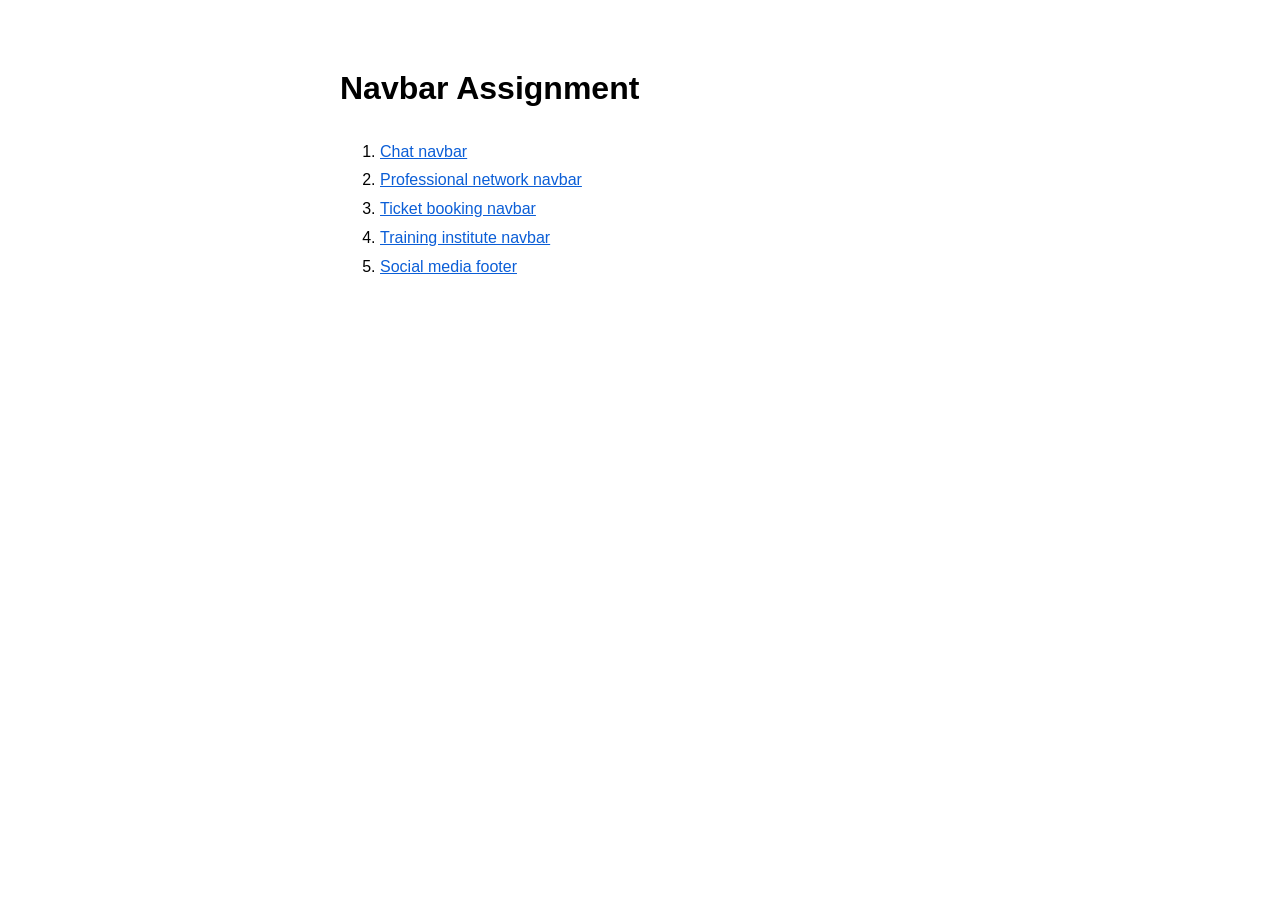
<file: Navbar/index.html>
<!DOCTYPE html>
<html lang="en">
<head>
  <meta charset="UTF-8">
  <meta name="viewport" content="width=device-width, initial-scale=1.0">
  <title>Navbar Assignment</title>
  <style>
    body {
      font-family: Arial, Helvetica, sans-serif;
      max-width: 600px;
      margin: 60px auto;
      padding: 0 20px;
      line-height: 1.8;
    }
    h1 { margin-bottom: 20px; }
    a { color: #0b5ed7; }
  </style>
</head>
<body>
  <h1>Navbar Assignment</h1>
  <ol>
    <li><a href="1-chat-navbar.html">Chat navbar</a></li>
    <li><a href="2-network-navbar.html">Professional network navbar</a></li>
    <li><a href="3-ticket-navbar.html">Ticket booking navbar</a></li>
    <li><a href="4-institute-navbar.html">Training institute navbar</a></li>
    <li><a href="5-social-footer.html">Social media footer</a></li>
  </ol>
</body>
</html>
</file>
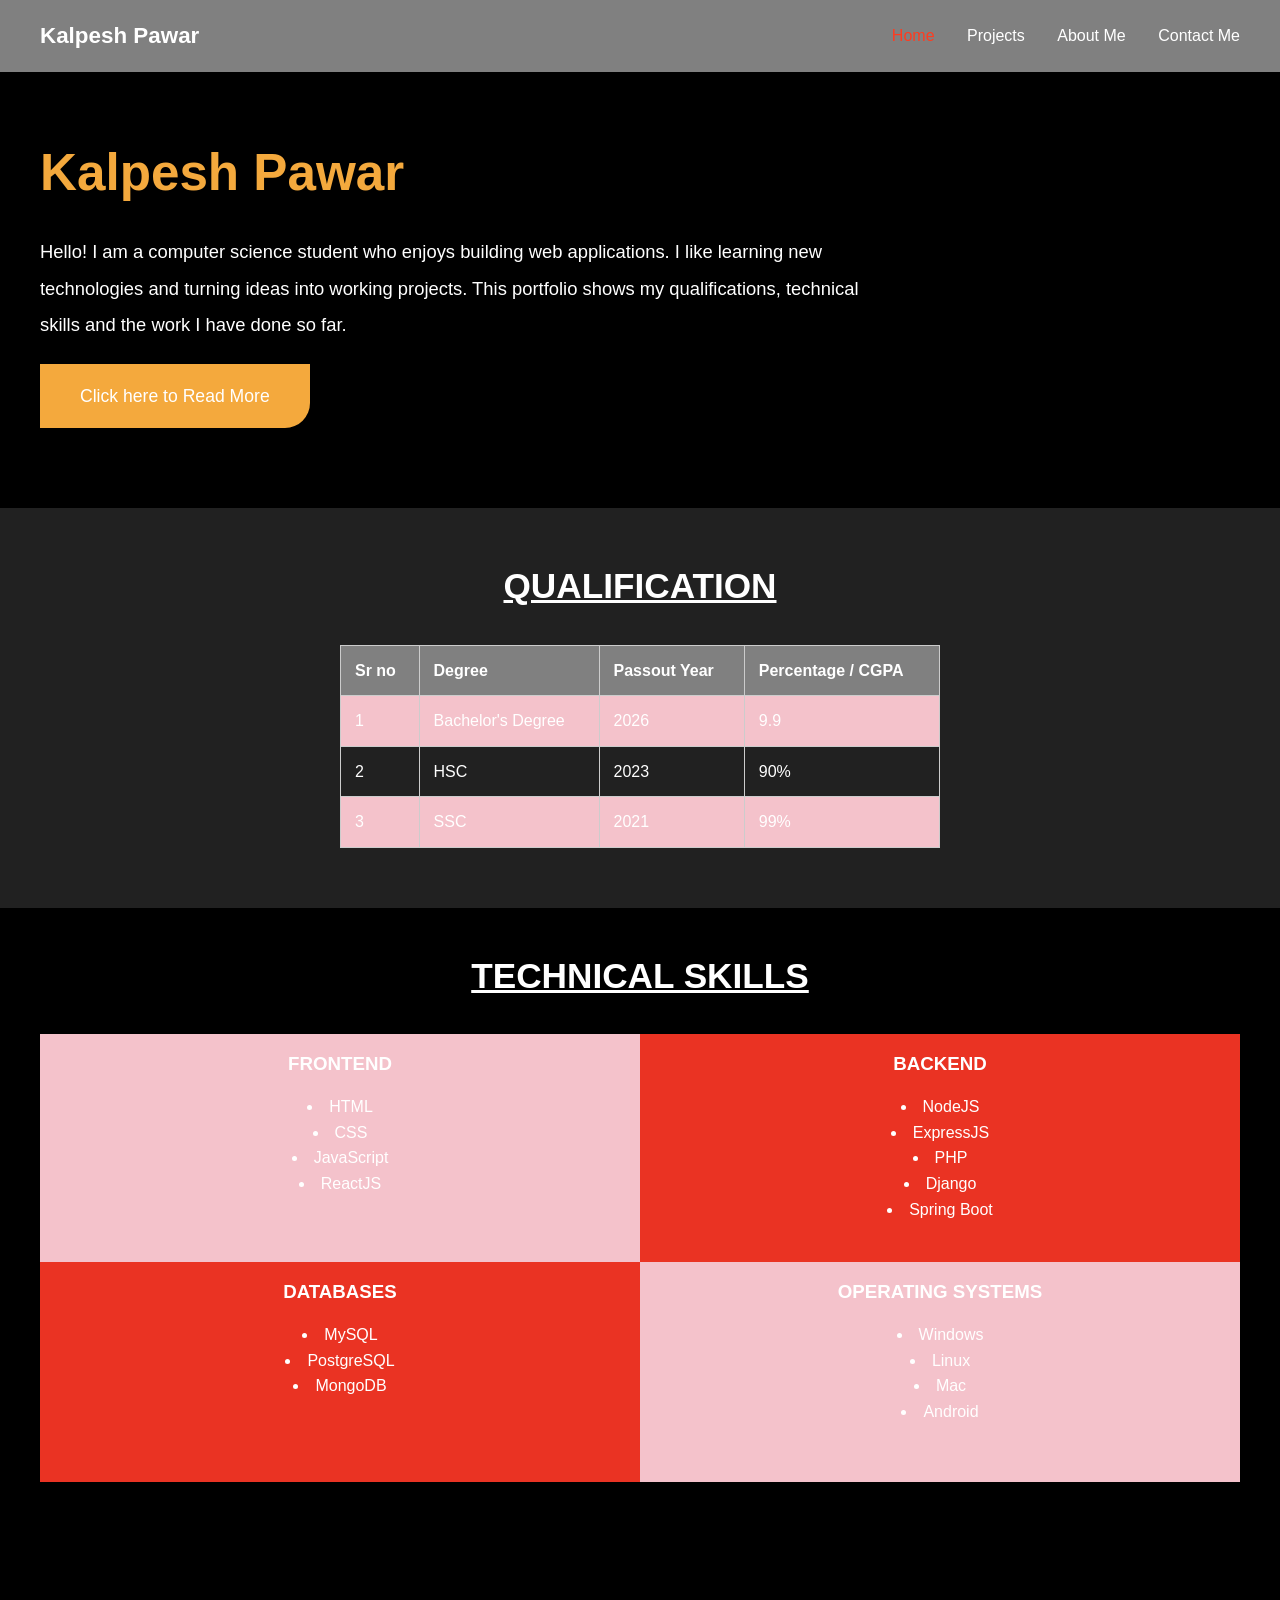
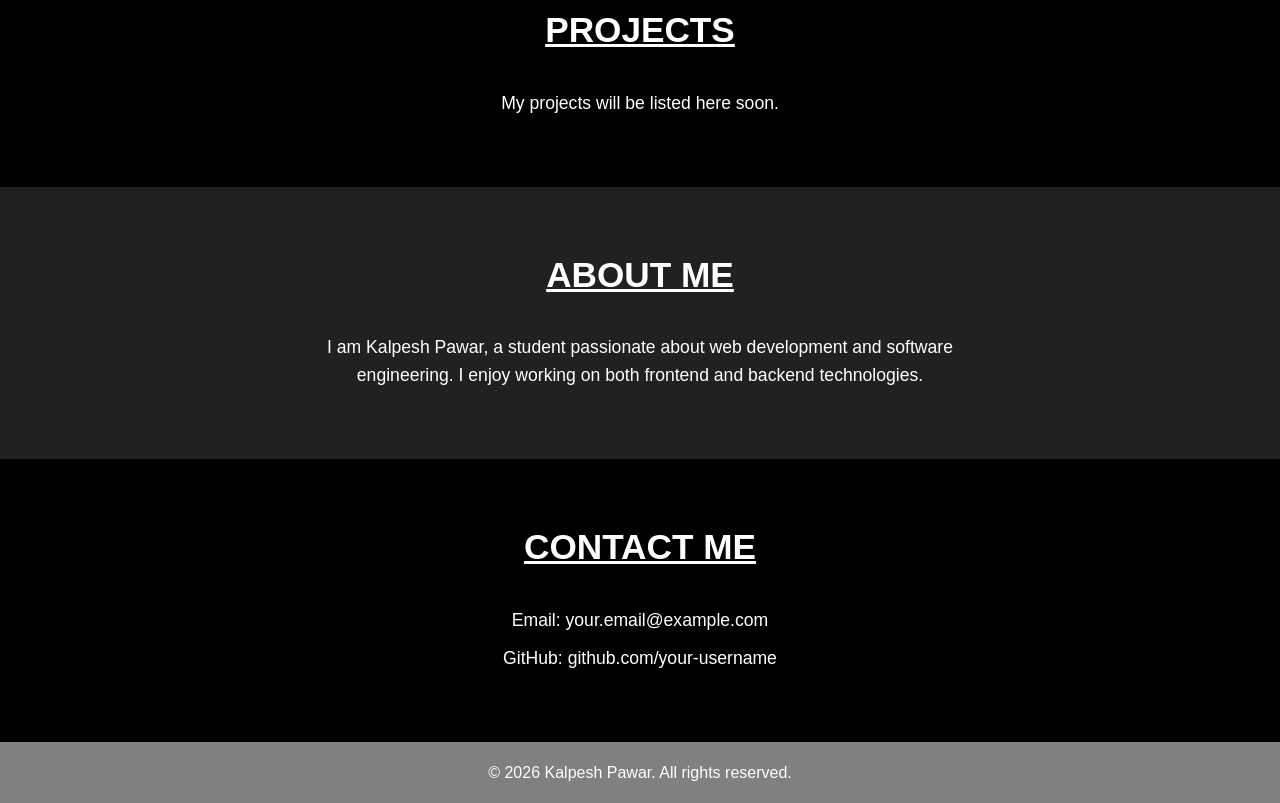
<file: portfolio/index.html>
<!DOCTYPE html>
<html lang="en">
<head>
  <meta charset="UTF-8">
  <meta name="viewport" content="width=device-width, initial-scale=1.0">
  <title>Kalpesh Pawar | Portfolio</title>
  <link rel="stylesheet" href="style.css">
</head>
<body>

  <!-- Navigation -->
  <header class="navbar">
    <div class="logo">Kalpesh Pawar</div>
    <nav>
      <a href="#home" class="active">Home</a>
      <a href="#projects">Projects</a>
      <a href="#about">About Me</a>
      <a href="#contact">Contact Me</a>
    </nav>
  </header>

  <!-- Home / Hero -->
  <section id="home" class="hero">
    <h1>Kalpesh Pawar</h1>
    <p>
      Hello! I am a computer science student who enjoys building web
      applications. I like learning new technologies and turning ideas into
      working projects. This portfolio shows my qualifications, technical
      skills and the work I have done so far.
    </p>
    <a href="#about" class="btn">Click here to Read More</a>
  </section>

  <!-- Qualification -->
  <section id="qualification" class="qualification">
    <h2>QUALIFICATION</h2>
    <table>
      <thead>
        <tr>
          <th>Sr no</th>
          <th>Degree</th>
          <th>Passout Year</th>
          <th>Percentage / CGPA</th>
        </tr>
      </thead>
      <tbody>
        <tr>
          <td>1</td>
          <td>Bachelor's Degree</td>
          <td>2026</td>
          <td>9.9</td>
        </tr>
        <tr>
          <td>2</td>
          <td>HSC</td>
          <td>2023</td>
          <td>90%</td>
        </tr>
        <tr>
          <td>3</td>
          <td>SSC</td>
          <td>2021</td>
          <td>99%</td>
        </tr>
      </tbody>
    </table>
  </section>

  <!-- Technical Skills -->
  <section id="skills" class="skills">
    <h2>TECHNICAL SKILLS</h2>
    <div class="skills-grid">
      <div class="skill-box light">
        <h3>FRONTEND</h3>
        <ul>
          <li>HTML</li>
          <li>CSS</li>
          <li>JavaScript</li>
          <li>ReactJS</li>
        </ul>
      </div>
      <div class="skill-box dark">
        <h3>BACKEND</h3>
        <ul>
          <li>NodeJS</li>
          <li>ExpressJS</li>
          <li>PHP</li>
          <li>Django</li>
          <li>Spring Boot</li>
        </ul>
      </div>
      <div class="skill-box dark">
        <h3>DATABASES</h3>
        <ul>
          <li>MySQL</li>
          <li>PostgreSQL</li>
          <li>MongoDB</li>
        </ul>
      </div>
      <div class="skill-box light">
        <h3>OPERATING SYSTEMS</h3>
        <ul>
          <li>Windows</li>
          <li>Linux</li>
          <li>Mac</li>
          <li>Android</li>
        </ul>
      </div>
    </div>
  </section>

  <!-- Projects -->
  <section id="projects" class="simple-section">
    <h2>PROJECTS</h2>
    <p>My projects will be listed here soon.</p>
  </section>

  <!-- About Me -->
  <section id="about" class="simple-section alt">
    <h2>ABOUT ME</h2>
    <p>
      I am Kalpesh Pawar, a student passionate about web development and
      software engineering. I enjoy working on both frontend and backend
      technologies.
    </p>
  </section>

  <!-- Contact -->
  <section id="contact" class="simple-section">
    <h2>CONTACT ME</h2>
    <p>Email: your.email@example.com</p>
    <p>GitHub: github.com/your-username</p>
  </section>

  <footer>
    <p>&copy; 2026 Kalpesh Pawar. All rights reserved.</p>
  </footer>

</body>
</html>
</file>
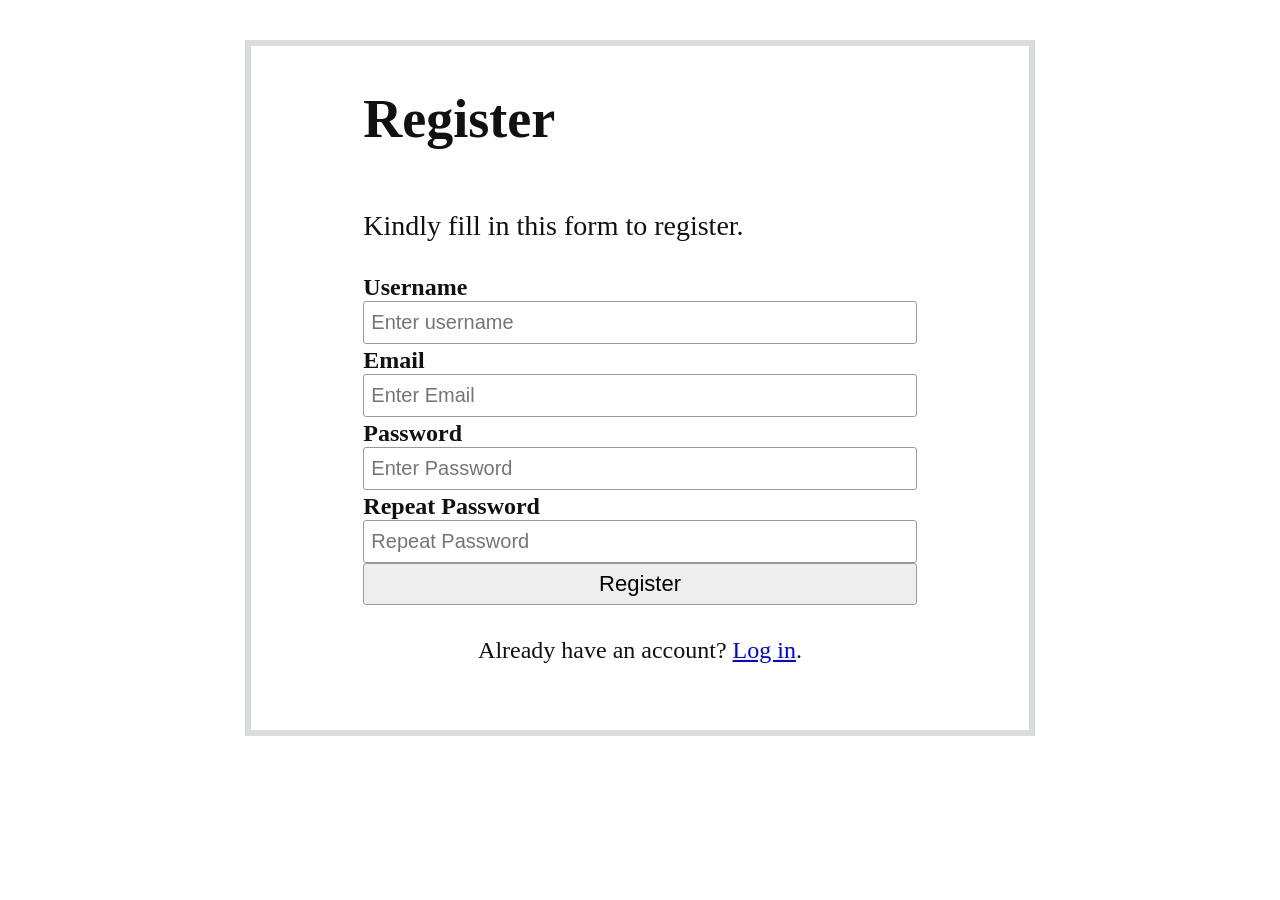
<file: assignment1.html>
<!DOCTYPE html>
<html lang="en">
<head>
  <meta charset="UTF-8">
  <meta name="viewport" content="width=device-width, initial-scale=1.0">
  <title>Assignment 1 - Register</title>
  <link rel="stylesheet" href="assignment1.css">
</head>
<body>
  <main class="register-card">
    <h1>Register</h1>
    <p class="intro">Kindly fill in this form to register.</p>
    <form onsubmit="event.preventDefault(); alert('Registration submitted!');">
      <label for="username">Username</label>
      <input id="username" name="username" type="text" placeholder="Enter username" required>
      <label for="email">Email</label>
      <input id="email" name="email" type="email" placeholder="Enter Email" required>
      <label for="password">Password</label>
      <input id="password" name="password" type="password" placeholder="Enter Password" required>
      <label for="repeat-password">Repeat Password</label>
      <input id="repeat-password" name="repeat-password" type="password" placeholder="Repeat Password" required>
      <button type="submit">Register</button>
    </form>
    <p class="login-note">Already have an account? <a href="#">Log in</a>.</p>
  </main>
</body>
</html>
</file>
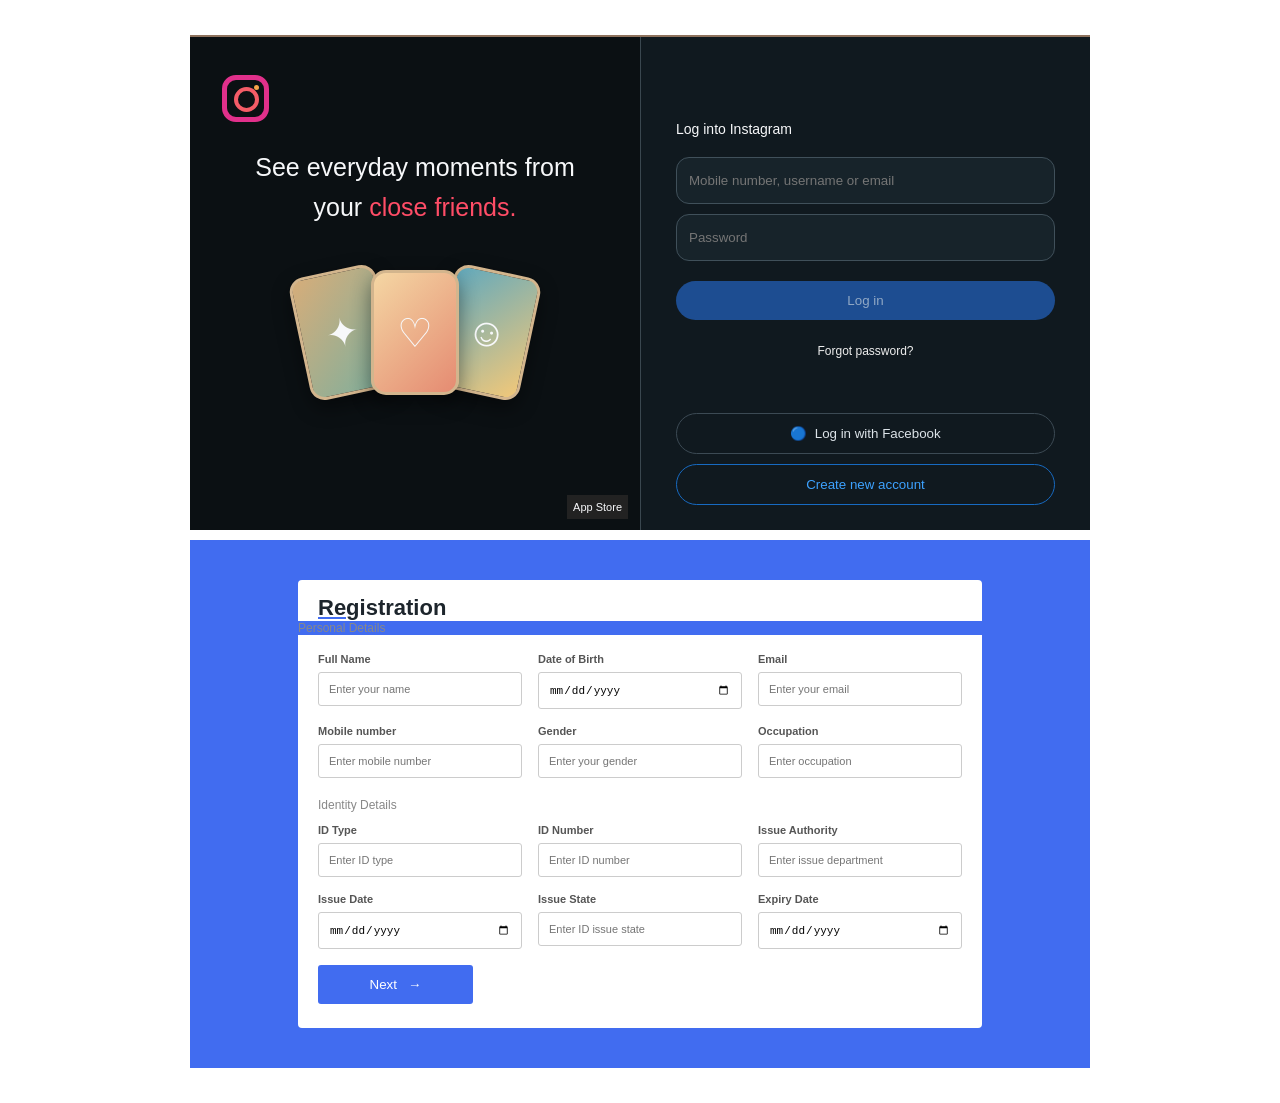
<file: assignment2.html>
<!DOCTYPE html>
<html lang="en">
<head>
  <meta charset="UTF-8">
  <meta name="viewport" content="width=device-width, initial-scale=1.0">
  <title>Assignment 2 - Login and Registration</title>
  <link rel="stylesheet" href="assignment2.css">
</head>
<body>
  <main class="page">
    <section class="instagram">
      <div class="promo">
        <div class="insta-logo" aria-label="Instagram logo"><span></span></div>
        <h2>See everyday moments from<br>your <em>close friends.</em></h2>
        <div class="photo-stack" aria-hidden="true">
          <div class="photo p1">✦</div><div class="photo p2">♡</div><div class="photo p3">☺</div>
        </div>
        <p class="app-store">App Store</p>
      </div>
      <div class="login-panel">
        <h3>Log into Instagram</h3>
        <form onsubmit="event.preventDefault(); alert('Login form submitted!');">
          <input type="text" placeholder="Mobile number, username or email" aria-label="Username or email" required>
          <input type="password" placeholder="Password" aria-label="Password" required>
          <button class="login-btn" type="submit">Log in</button>
        </form>
        <a class="forgot" href="#">Forgot password?</a>
        <button class="facebook" type="button">🔵 &nbsp;Log in with Facebook</button>
        <button class="create" type="button">Create new account</button>
      </div>
    </section>

    <section class="details-card">
      <h2><span>Reg</span>istration</h2>
      <p class="section-label">Personal Details</p>
      <form class="details-grid" onsubmit="event.preventDefault(); alert('Details saved!');">
        <label>Full Name<input type="text" placeholder="Enter your name" required></label>
        <label>Date of Birth<input type="date" required></label>
        <label>Email<input type="email" placeholder="Enter your email" required></label>
        <label>Mobile number<input type="tel" placeholder="Enter mobile number" required></label>
        <label>Gender<input type="text" placeholder="Enter your gender"></label>
        <label>Occupation<input type="text" placeholder="Enter occupation"></label>
        <p class="section-label full">Identity Details</p>
        <label>ID Type<input type="text" placeholder="Enter ID type"></label>
        <label>ID Number<input type="text" placeholder="Enter ID number"></label>
        <label>Issue Authority<input type="text" placeholder="Enter issue department"></label>
        <label>Issue Date<input type="date"></label>
        <label>Issue State<input type="text" placeholder="Enter ID issue state"></label>
        <label>Expiry Date<input type="date"></label>
        <button class="next full" type="submit">Next &nbsp; →</button>
      </form>
    </section>
  </main>
</body>
</html>
</file>
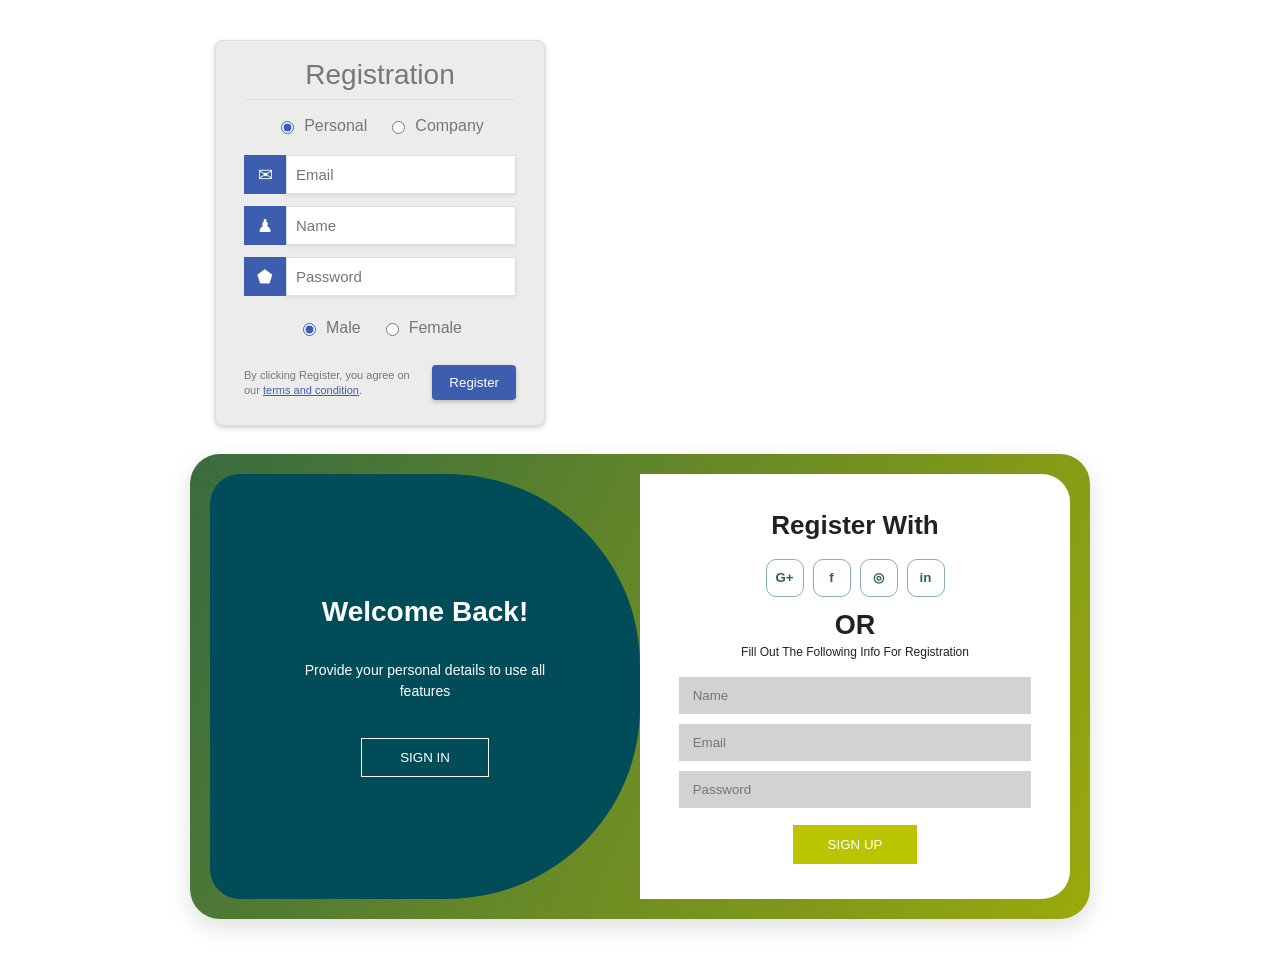
<file: assignment3.html>
<!DOCTYPE html>
<html lang="en">
<head>
  <meta charset="UTF-8">
  <meta name="viewport" content="width=device-width, initial-scale=1.0">
  <title>Assignment 3 - Registration Designs</title>
  <link rel="stylesheet" href="assignment3.css">
</head>
<body>
  <main class="page">
    <section class="compact-card">
      <h1>Registration</h1>
      <div class="rule"></div>
      <div class="choice"><label><input type="radio" name="type" checked> Personal</label><label><input type="radio" name="type"> Company</label></div>
      <form onsubmit="event.preventDefault(); alert('Registered successfully!');">
        <div class="input-row"><span>✉</span><input type="email" placeholder="Email" required></div>
        <div class="input-row"><span>♟</span><input type="text" placeholder="Name" required></div>
        <div class="input-row"><span>⬟</span><input type="password" placeholder="Password" required></div>
        <div class="choice gender"><label><input type="radio" name="gender" checked> Male</label><label><input type="radio" name="gender"> Female</label></div>
        <div class="bottom-row"><small>By clicking Register, you agree on our <a href="#">terms and condition</a>.</small><button type="submit">Register</button></div>
      </form>
    </section>

    <section class="split-card">
      <div class="welcome">
        <h2>Welcome Back!</h2>
        <p>Provide your personal details to use all features</p>
        <button type="button" class="sign-in">SIGN IN</button>
      </div>
      <div class="signup">
        <h2>Register With</h2>
        <div class="socials"><button type="button">G+</button><button type="button">f</button><button type="button">◎</button><button type="button">in</button></div>
        <h3>OR</h3>
        <p>Fill Out The Following Info For Registration</p>
        <form onsubmit="event.preventDefault(); alert('Sign up submitted!');">
          <input type="text" placeholder="Name" required>
          <input type="email" placeholder="Email" required>
          <input type="password" placeholder="Password" required>
          <button class="sign-up" type="submit">SIGN UP</button>
        </form>
      </div>
    </section>
  </main>
</body>
</html>
</file>
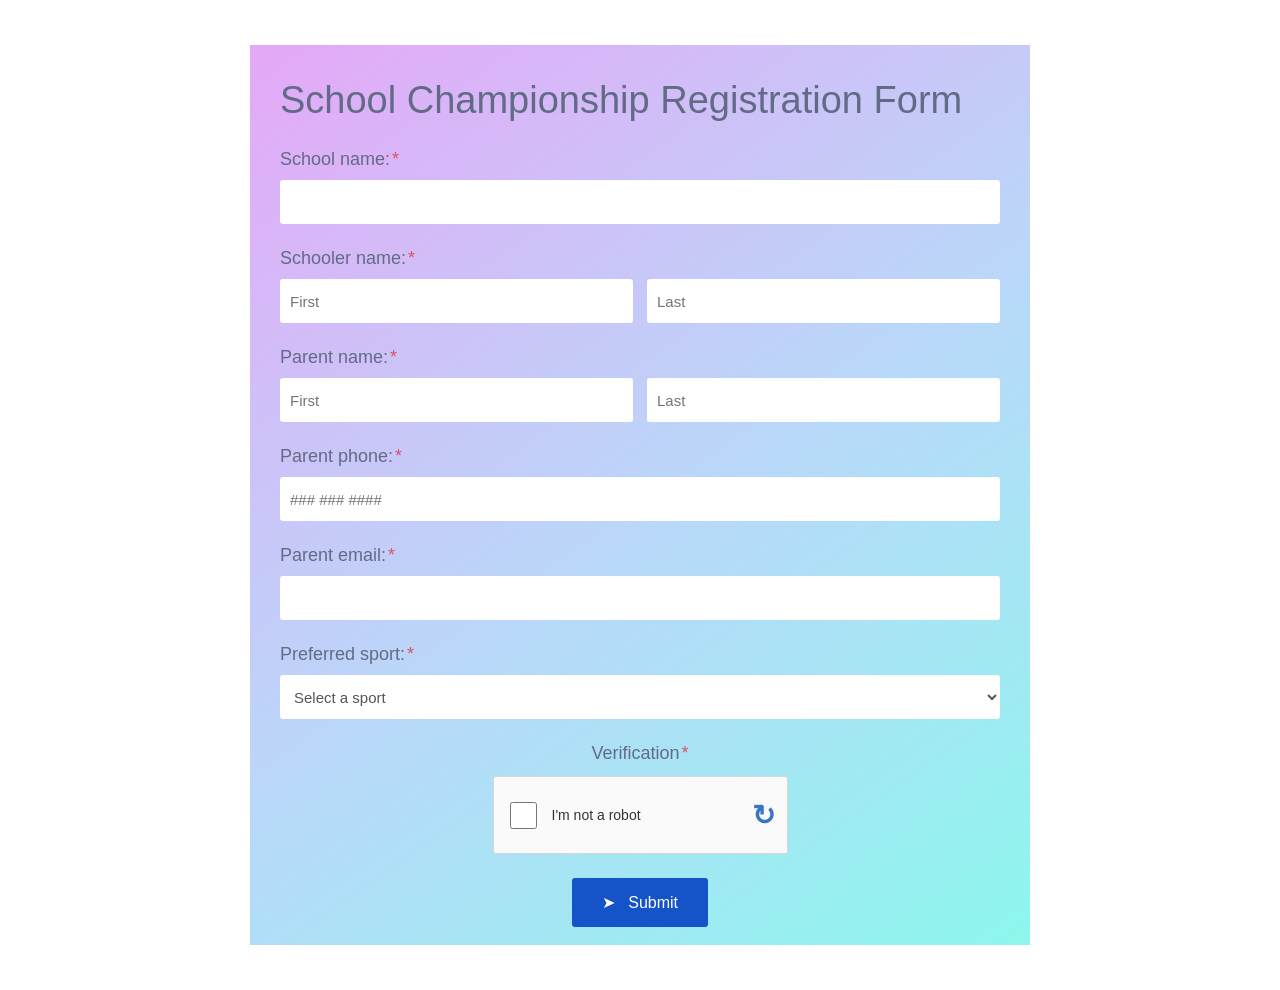
<file: assignment4.html>
<!DOCTYPE html>
<html lang="en">
<head>
  <meta charset="UTF-8">
  <meta name="viewport" content="width=device-width, initial-scale=1.0">
  <title>Assignment 4 - School Championship</title>
  <link rel="stylesheet" href="assignment4.css">
</head>
<body>
  <main class="championship">
    <h1>School Championship Registration Form</h1>
    <form onsubmit="event.preventDefault(); alert('Championship registration submitted!');">
      <label>School name:<span>*</span><input type="text" required></label>
      <label>Schooler name:<span>*</span>
        <div class="two-cols"><input type="text" placeholder="First" aria-label="Student first name" required><input type="text" placeholder="Last" aria-label="Student last name" required></div>
      </label>
      <label>Parent name:<span>*</span>
        <div class="two-cols"><input type="text" placeholder="First" aria-label="Parent first name" required><input type="text" placeholder="Last" aria-label="Parent last name" required></div>
      </label>
      <label>Parent phone:<span>*</span><input type="tel" placeholder="### ### ####" required></label>
      <label>Parent email:<span>*</span><input type="email" required></label>
      <label>Preferred sport:<span>*</span>
        <select required>
          <option value="">Select a sport</option><option>Football</option><option>Basketball</option><option>Cricket</option><option>Badminton</option><option>Athletics</option><option>Volleyball</option>
        </select>
      </label>
      <div class="verification"><p>Verification<span>*</span></p><label class="robot"><input type="checkbox" required> I'm not a robot <strong>↻</strong></label></div>
      <button type="submit">➤ &nbsp; Submit</button>
    </form>
  </main>
</body>
</html>
</file>
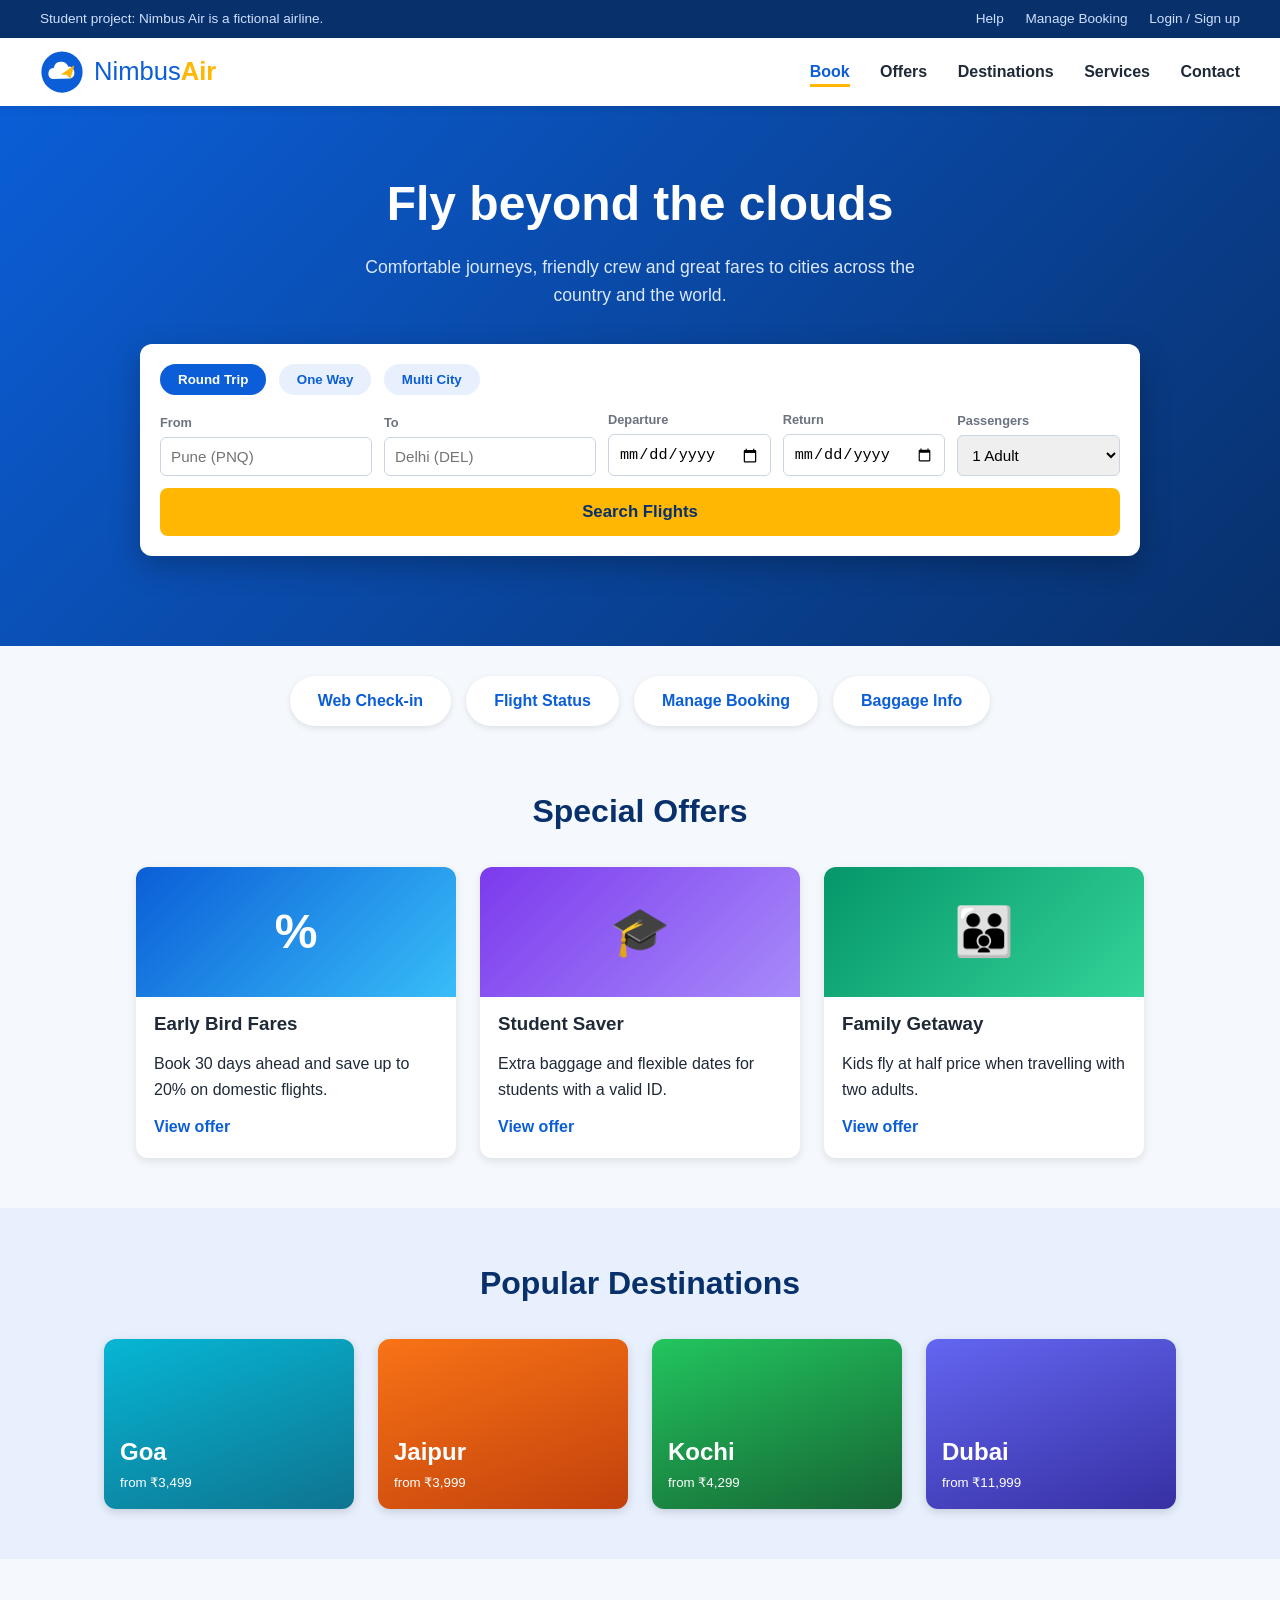
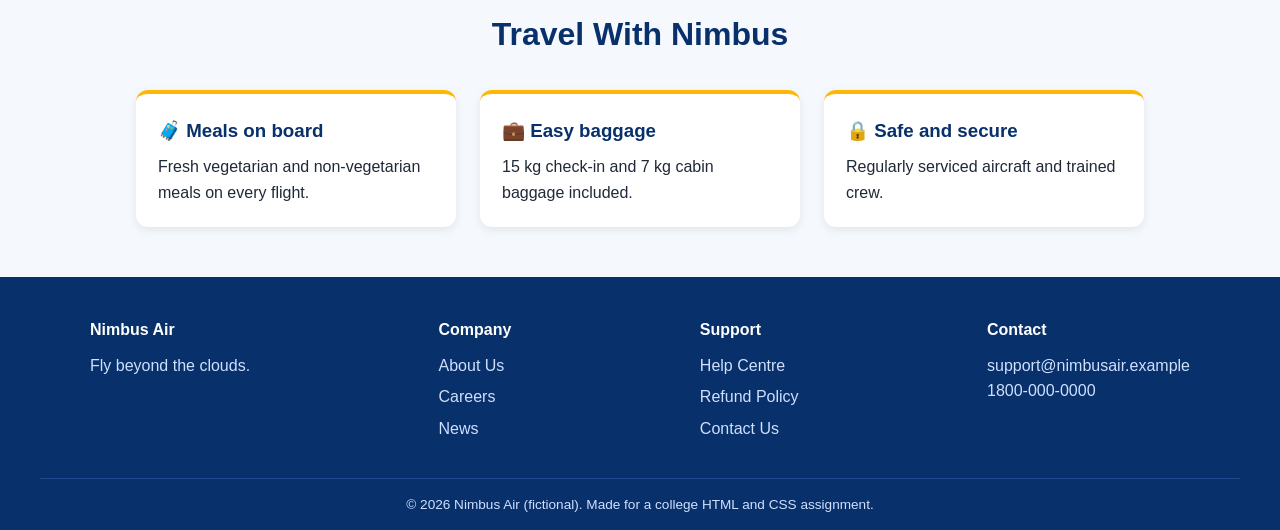
<file: airindia clone/index (1).html>
<!DOCTYPE html>
<html lang="en">
<head>
  <meta charset="UTF-8">
  <meta name="viewport" content="width=device-width, initial-scale=1.0">
  <title>Nimbus Air | Fly Beyond the Clouds</title>
  <link rel="stylesheet" href="style.css">
</head>
<body>

  <!-- Top strip -->
  <div class="top-strip">
    <span>Student project: Nimbus Air is a fictional airline.</span>
    <div>
      <a href="#">Help</a>
      <a href="#">Manage Booking</a>
      <a href="#">Login / Sign up</a>
    </div>
  </div>

  <!-- Navbar -->
  <header class="navbar">
    <a href="#" class="brand">
      <!-- Simple original logo: cloud + paper plane -->
      <svg class="logo" viewBox="0 0 64 64" xmlns="http://www.w3.org/2000/svg" aria-hidden="true">
        <circle cx="32" cy="32" r="30" fill="#0b5ed7"/>
        <path d="M18 42a8 8 0 0 1 2-15.7A11 11 0 0 1 41 24a9 9 0 0 1 3 17.5z" fill="#ffffff"/>
        <path d="M30 36l20-14-6 20-5-6z" fill="#ffb703"/>
      </svg>
      <span>Nimbus<strong>Air</strong></span>
    </a>
    <nav>
      <a href="#book" class="active">Book</a>
      <a href="#offers">Offers</a>
      <a href="#destinations">Destinations</a>
      <a href="#services">Services</a>
      <a href="#contact">Contact</a>
    </nav>
  </header>

  <!-- Hero + booking box -->
  <section class="hero" id="book">
    <div class="hero-text">
      <h1>Fly beyond the clouds</h1>
      <p>Comfortable journeys, friendly crew and great fares to cities across the country and the world.</p>
    </div>

    <form class="booking" onsubmit="return false;">
      <div class="tabs">
        <button type="button" class="tab active">Round Trip</button>
        <button type="button" class="tab">One Way</button>
        <button type="button" class="tab">Multi City</button>
      </div>

      <div class="fields">
        <label>From
          <input type="text" placeholder="Pune (PNQ)">
        </label>
        <label>To
          <input type="text" placeholder="Delhi (DEL)">
        </label>
        <label>Departure
          <input type="date">
        </label>
        <label>Return
          <input type="date">
        </label>
        <label>Passengers
          <select>
            <option>1 Adult</option>
            <option>2 Adults</option>
            <option>2 Adults, 1 Child</option>
            <option>3 Adults</option>
          </select>
        </label>
        <button type="submit" class="search-btn">Search Flights</button>
      </div>
    </form>
  </section>

  <!-- Quick links -->
  <section class="quick">
    <a href="#">Web Check-in</a>
    <a href="#">Flight Status</a>
    <a href="#">Manage Booking</a>
    <a href="#">Baggage Info</a>
  </section>

  <!-- Offers -->
  <section id="offers" class="section">
    <h2>Special Offers</h2>
    <div class="cards">
      <div class="card">
        <div class="card-img c1">%</div>
        <h3>Early Bird Fares</h3>
        <p>Book 30 days ahead and save up to 20% on domestic flights.</p>
        <a href="#">View offer</a>
      </div>
      <div class="card">
        <div class="card-img c2">&#127891;</div>
        <h3>Student Saver</h3>
        <p>Extra baggage and flexible dates for students with a valid ID.</p>
        <a href="#">View offer</a>
      </div>
      <div class="card">
        <div class="card-img c3">&#128106;</div>
        <h3>Family Getaway</h3>
        <p>Kids fly at half price when travelling with two adults.</p>
        <a href="#">View offer</a>
      </div>
    </div>
  </section>

  <!-- Destinations -->
  <section id="destinations" class="section alt">
    <h2>Popular Destinations</h2>
    <div class="cards">
      <div class="dest d1"><span>Goa</span><small>from &#8377;3,499</small></div>
      <div class="dest d2"><span>Jaipur</span><small>from &#8377;3,999</small></div>
      <div class="dest d3"><span>Kochi</span><small>from &#8377;4,299</small></div>
      <div class="dest d4"><span>Dubai</span><small>from &#8377;11,999</small></div>
    </div>
  </section>

  <!-- Services -->
  <section id="services" class="section">
    <h2>Travel With Nimbus</h2>
    <div class="cards">
      <div class="service">
        <h3>&#129523; Meals on board</h3>
        <p>Fresh vegetarian and non-vegetarian meals on every flight.</p>
      </div>
      <div class="service">
        <h3>&#128188; Easy baggage</h3>
        <p>15 kg check-in and 7 kg cabin baggage included.</p>
      </div>
      <div class="service">
        <h3>&#128274; Safe and secure</h3>
        <p>Regularly serviced aircraft and trained crew.</p>
      </div>
    </div>
  </section>

  <!-- Footer -->
  <footer id="contact">
    <div class="footer-cols">
      <div>
        <h4>Nimbus Air</h4>
        <p>Fly beyond the clouds.</p>
      </div>
      <div>
        <h4>Company</h4>
        <a href="#">About Us</a>
        <a href="#">Careers</a>
        <a href="#">News</a>
      </div>
      <div>
        <h4>Support</h4>
        <a href="#">Help Centre</a>
        <a href="#">Refund Policy</a>
        <a href="#">Contact Us</a>
      </div>
      <div>
        <h4>Contact</h4>
        <p>support@nimbusair.example</p>
        <p>1800-000-0000</p>
      </div>
    </div>
    <p class="copy">&copy; 2026 Nimbus Air (fictional). Made for a college HTML and CSS assignment.</p>
  </footer>

</body>
</html>
</file>
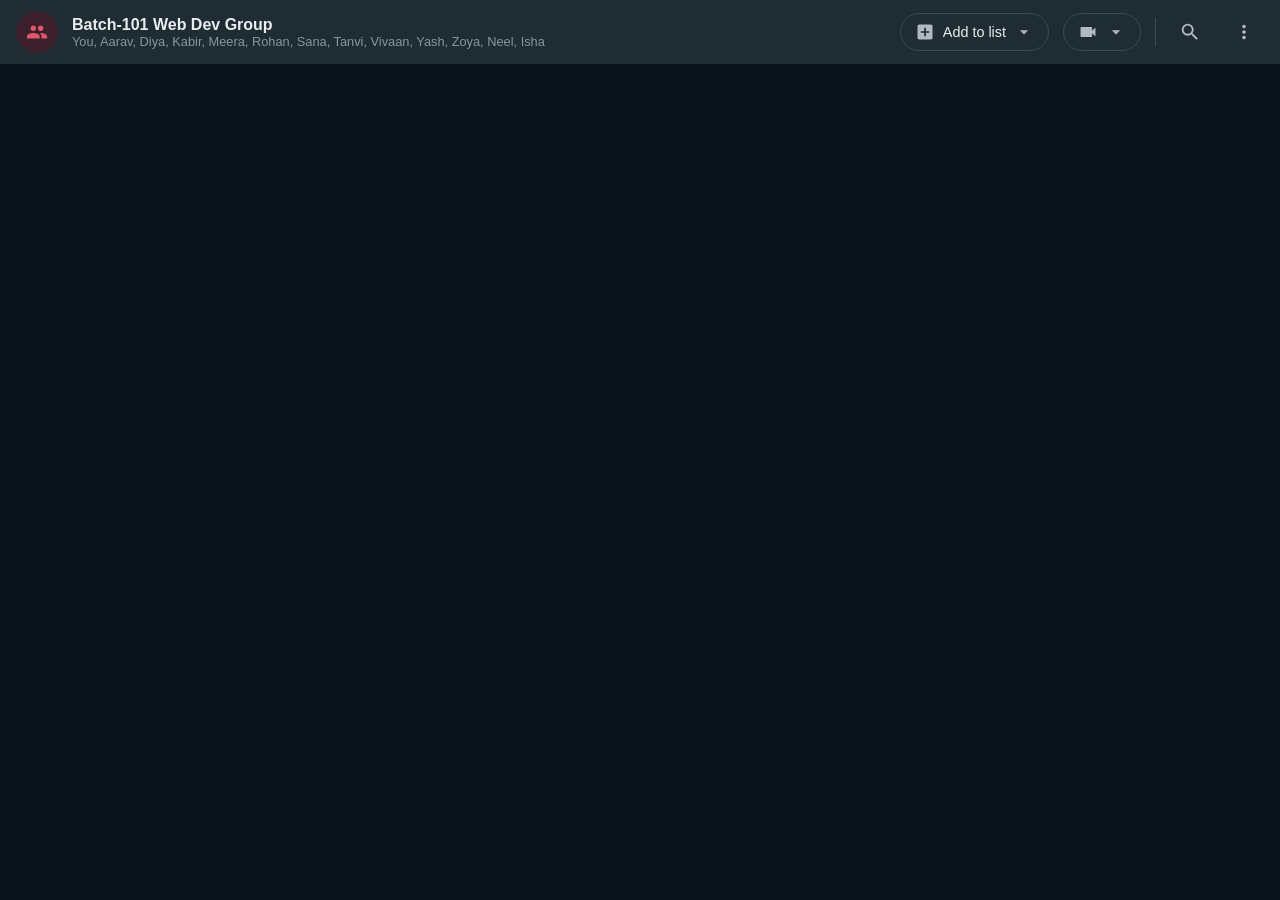
<file: Navbar/1-chat-navbar.html>
<!DOCTYPE html>
<html lang="en">
<head>
  <meta charset="UTF-8">
  <meta name="viewport" content="width=device-width, initial-scale=1.0">
  <title>Chat Navbar</title>
  <style>
    * { margin: 0; padding: 0; box-sizing: border-box; }
    body { font-family: Arial, Helvetica, sans-serif; background: #0b141a; }

    .chat-bar {
      display: flex;
      align-items: center;
      justify-content: space-between;
      background: #202c33;
      color: #e9edef;
      padding: 12px 16px;
      height: 64px;
    }

    .left { display: flex; align-items: center; gap: 14px; min-width: 0; }

    .avatar {
      width: 42px; height: 42px; flex-shrink: 0;
      border-radius: 50%;
      background: #3b1f2b;
      display: flex; align-items: center; justify-content: center;
    }
    .avatar svg { fill: #e0566b; width: 22px; height: 22px; }

    .info { min-width: 0; }
    .info h1 { font-size: 1rem; font-weight: 600; }
    .info p {
      font-size: 0.8rem; color: #8696a0;
      white-space: nowrap; overflow: hidden; text-overflow: ellipsis;
      max-width: 520px;
    }

    .right { display: flex; align-items: center; gap: 14px; }

    .pill {
      display: flex; align-items: center; gap: 8px;
      border: 1px solid #3b4a54;
      background: transparent;
      color: #e9edef;
      border-radius: 22px;
      padding: 8px 14px;
      font-size: 0.9rem;
      cursor: pointer;
    }
    .pill:hover, .icon-btn:hover { background: #2a3942; }

    .icon-btn {
      background: transparent; border: none; cursor: pointer;
      width: 40px; height: 40px; border-radius: 50%;
      display: flex; align-items: center; justify-content: center;
    }

    svg { fill: #aebac1; width: 22px; height: 22px; }
    .pill svg { width: 20px; height: 20px; }
    .divider { width: 1px; height: 28px; background: #3b4a54; }

    @media (max-width: 700px) {
      .info p { max-width: 160px; }
      .pill span { display: none; }
    }
  </style>
</head>
<body>

  <header class="chat-bar">
    <div class="left">
      <div class="avatar">
        <svg viewBox="0 0 24 24"><path d="M16 11c1.66 0 2.99-1.34 2.99-3S17.66 5 16 5c-1.66 0-3 1.34-3 3s1.34 3 3 3zm-8 0c1.66 0 2.99-1.34 2.99-3S9.66 5 8 5C6.34 5 5 6.34 5 8s1.34 3 3 3zm0 2c-2.33 0-7 1.17-7 3.5V19h14v-2.5c0-2.33-4.67-3.5-7-3.5zm8 0c-.29 0-.62.02-.97.05 1.16.84 1.97 1.97 1.97 3.45V19h6v-2.5c0-2.33-4.67-3.5-7-3.5z"/></svg>
      </div>
      <div class="info">
        <h1>Batch-101 Web Dev Group</h1>
        <p>You, Aarav, Diya, Kabir, Meera, Rohan, Sana, Tanvi, Vivaan, Yash, Zoya, Neel, Isha</p>
      </div>
    </div>

    <div class="right">
      <button class="pill">
        <svg viewBox="0 0 24 24"><path d="M19 3H5c-1.1 0-2 .9-2 2v14c0 1.1.9 2 2 2h14c1.1 0 2-.9 2-2V5c0-1.1-.9-2-2-2zm-2 10h-4v4h-2v-4H7v-2h4V7h2v4h4v2z"/></svg>
        <span>Add to list</span>
        <svg viewBox="0 0 24 24"><path d="M7 10l5 5 5-5z"/></svg>
      </button>

      <button class="pill">
        <svg viewBox="0 0 24 24"><path d="M17 10.5V7c0-.55-.45-1-1-1H4c-.55 0-1 .45-1 1v10c0 .55.45 1 1 1h12c.55 0 1-.45 1-1v-3.5l4 4v-11l-4 4z"/></svg>
        <svg viewBox="0 0 24 24"><path d="M7 10l5 5 5-5z"/></svg>
      </button>

      <div class="divider"></div>

      <button class="icon-btn" aria-label="Search">
        <svg viewBox="0 0 24 24"><path d="M15.5 14h-.79l-.28-.27A6.471 6.471 0 0 0 16 9.5 6.5 6.5 0 1 0 9.5 16c1.61 0 3.09-.59 4.23-1.57l.27.28v.79l5 4.99L20.49 19l-4.99-5zm-6 0C7.01 14 5 11.99 5 9.5S7.01 5 9.5 5 14 7.01 14 9.5 11.99 14 9.5 14z"/></svg>
      </button>
      <button class="icon-btn" aria-label="Menu">
        <svg viewBox="0 0 24 24"><path d="M12 8c1.1 0 2-.9 2-2s-.9-2-2-2-2 .9-2 2 .9 2 2 2zm0 2c-1.1 0-2 .9-2 2s.9 2 2 2 2-.9 2-2-.9-2-2-2zm0 6c-1.1 0-2 .9-2 2s.9 2 2 2 2-.9 2-2-.9-2-2-2z"/></svg>
      </button>
    </div>
  </header>

</body>
</html>
</file>
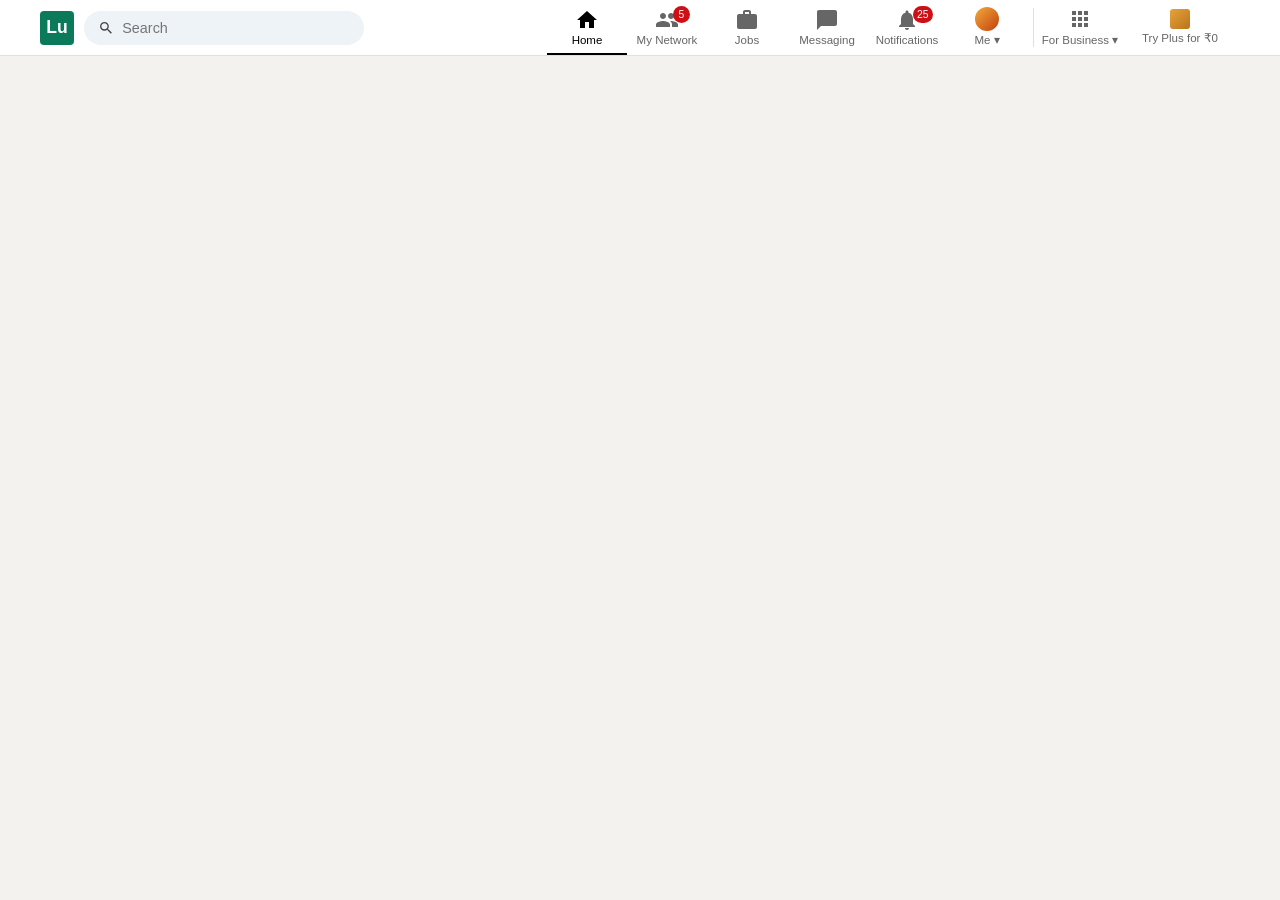
<file: Navbar/2-network-navbar.html>
<!DOCTYPE html>
<html lang="en">
<head>
  <meta charset="UTF-8">
  <meta name="viewport" content="width=device-width, initial-scale=1.0">
  <title>Network Navbar</title>
  <style>
    * { margin: 0; padding: 0; box-sizing: border-box; }
    body { font-family: Arial, Helvetica, sans-serif; background: #f3f2ef; }

    .nav {
      display: flex;
      align-items: center;
      justify-content: space-between;
      background: #fff;
      border-bottom: 1px solid #e0e0e0;
      padding: 0 40px;
      height: 56px;
    }

    .left { display: flex; align-items: center; gap: 10px; }

    .logo {
      width: 34px; height: 34px;
      background: #0a7a5a;
      color: #fff;
      border-radius: 4px;
      font-weight: bold;
      font-size: 1.1rem;
      display: flex; align-items: center; justify-content: center;
    }

    .search {
      display: flex; align-items: center; gap: 8px;
      background: #eef3f8;
      border-radius: 20px;
      padding: 8px 14px;
      width: 280px;
    }
    .search input {
      border: none; background: transparent; outline: none;
      font-size: 0.9rem; width: 100%;
    }
    .search svg { width: 18px; height: 18px; fill: #444; }

    .menu { display: flex; align-items: stretch; height: 100%; }

    .item {
      position: relative;
      display: flex; flex-direction: column; align-items: center; justify-content: center;
      gap: 2px;
      width: 80px;
      color: #666;
      font-size: 0.72rem;
      text-decoration: none;
      border-bottom: 2px solid transparent;
    }
    .item:hover { color: #000; }
    .item.active { color: #000; border-bottom-color: #000; }
    .item svg { width: 24px; height: 24px; fill: currentColor; }

    .badge {
      position: absolute;
      top: 6px; left: 46px;
      background: #cc1016;
      color: #fff;
      font-size: 0.65rem;
      min-width: 17px; height: 17px;
      border-radius: 9px;
      display: flex; align-items: center; justify-content: center;
      padding: 0 4px;
    }

    .me-pic {
      width: 24px; height: 24px; border-radius: 50%;
      background: linear-gradient(135deg, #f4a93d, #c2410c);
    }

    .divider { width: 1px; background: #e0e0e0; margin: 8px 6px; }

    .premium { width: 120px; font-size: 0.72rem; text-align: center; }
    .premium .gem {
      width: 20px; height: 20px; border-radius: 3px;
      background: linear-gradient(135deg, #e8a23b, #b9741a);
    }

    @media (max-width: 1000px) {
      .search { width: 160px; }
      .item { width: 64px; }
      .nav { padding: 0 12px; }
      .premium, .divider { display: none; }
    }
  </style>
</head>
<body>

  <header class="nav">
    <div class="left">
      <div class="logo">Lu</div>
      <div class="search">
        <svg viewBox="0 0 24 24"><path d="M15.5 14h-.79l-.28-.27A6.471 6.471 0 0 0 16 9.5 6.5 6.5 0 1 0 9.5 16c1.61 0 3.09-.59 4.23-1.57l.27.28v.79l5 4.99L20.49 19l-4.99-5zm-6 0C7.01 14 5 11.99 5 9.5S7.01 5 9.5 5 14 7.01 14 9.5 11.99 14 9.5 14z"/></svg>
        <input type="text" placeholder="Search">
      </div>
    </div>

    <nav class="menu">
      <a href="#" class="item active">
        <svg viewBox="0 0 24 24"><path d="M10 20v-6h4v6h5v-8h3L12 3 2 12h3v8z"/></svg>
        Home
      </a>
      <a href="#" class="item">
        <svg viewBox="0 0 24 24"><path d="M16 11c1.66 0 2.99-1.34 2.99-3S17.66 5 16 5c-1.66 0-3 1.34-3 3s1.34 3 3 3zm-8 0c1.66 0 2.99-1.34 2.99-3S9.66 5 8 5C6.34 5 5 6.34 5 8s1.34 3 3 3zm0 2c-2.33 0-7 1.17-7 3.5V19h14v-2.5c0-2.33-4.67-3.5-7-3.5zm8 0c-.29 0-.62.02-.97.05 1.16.84 1.97 1.97 1.97 3.45V19h6v-2.5c0-2.33-4.67-3.5-7-3.5z"/></svg>
        My Network
        <span class="badge">5</span>
      </a>
      <a href="#" class="item">
        <svg viewBox="0 0 24 24"><path d="M20 6h-4V4c0-1.11-.89-2-2-2h-4c-1.11 0-2 .89-2 2v2H4c-1.11 0-1.99.89-1.99 2L2 19c0 1.11.89 2 2 2h16c1.11 0 2-.89 2-2V8c0-1.11-.89-2-2-2zm-6 0h-4V4h4v2z"/></svg>
        Jobs
      </a>
      <a href="#" class="item">
        <svg viewBox="0 0 24 24"><path d="M20 2H4c-1.1 0-1.99.9-1.99 2L2 22l4-4h14c1.1 0 2-.9 2-2V4c0-1.1-.9-2-2-2z"/></svg>
        Messaging
      </a>
      <a href="#" class="item">
        <svg viewBox="0 0 24 24"><path d="M12 22c1.1 0 2-.9 2-2h-4c0 1.1.89 2 2 2zm6-6v-5c0-3.07-1.64-5.64-4.5-6.32V4c0-.83-.67-1.5-1.5-1.5s-1.5.67-1.5 1.5v.68C7.63 5.36 6 7.92 6 11v5l-2 2v1h16v-1l-2-2z"/></svg>
        Notifications
        <span class="badge">25</span>
      </a>
      <a href="#" class="item">
        <div class="me-pic"></div>
        Me &#9662;
      </a>

      <div class="divider"></div>

      <a href="#" class="item">
        <svg viewBox="0 0 24 24"><path d="M4 8h4V4H4v4zm6 12h4v-4h-4v4zm-6 0h4v-4H4v4zm0-6h4v-4H4v4zm6 0h4v-4h-4v4zm6-10v4h4V4h-4zm-6 4h4V4h-4v4zm6 6h4v-4h-4v4zm0 6h4v-4h-4v4z"/></svg>
        For Business &#9662;
      </a>
      <a href="#" class="item premium">
        <div class="gem"></div>
        Try Plus for &#8377;0
      </a>
    </nav>
  </header>

</body>
</html>
</file>
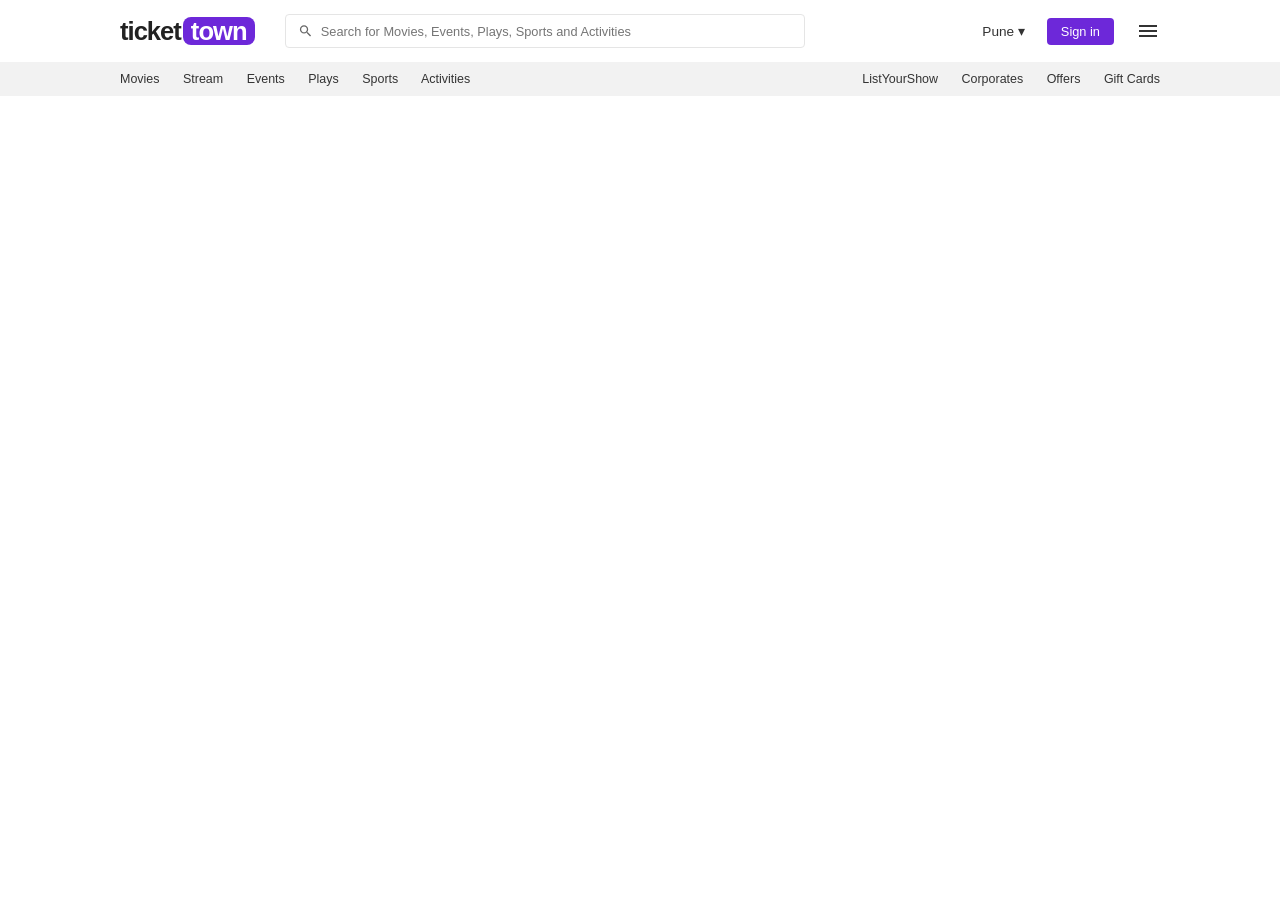
<file: Navbar/3-ticket-navbar.html>
<!DOCTYPE html>
<html lang="en">
<head>
  <meta charset="UTF-8">
  <meta name="viewport" content="width=device-width, initial-scale=1.0">
  <title>Ticket Navbar</title>
  <style>
    * { margin: 0; padding: 0; box-sizing: border-box; }
    body { font-family: Arial, Helvetica, sans-serif; background: #fff; }

    /* Top row */
    .top {
      display: flex;
      align-items: center;
      justify-content: space-between;
      padding: 14px 120px;
      background: #fff;
    }

    .left { display: flex; align-items: center; gap: 30px; flex: 1; }

    .brand { font-size: 1.6rem; font-weight: bold; color: #222; letter-spacing: -1px; }
    .brand span {
      background: #6d28d9;
      color: #fff;
      border-radius: 8px;
      padding: 0 8px;
      margin-left: 2px;
    }

    .search {
      display: flex; align-items: center; gap: 8px;
      border: 1px solid #e5e5e5;
      border-radius: 4px;
      padding: 8px 12px;
      width: 100%;
      max-width: 520px;
    }
    .search svg { width: 16px; height: 16px; fill: #666; }
    .search input {
      border: none; outline: none; width: 100%;
      font-size: 0.8rem;
    }

    .right { display: flex; align-items: center; gap: 22px; font-size: 0.85rem; color: #333; }
    .signin {
      background: #6d28d9; color: #fff; border: none;
      padding: 6px 14px; border-radius: 4px;
      font-size: 0.8rem; cursor: pointer;
    }
    .signin:hover { background: #5b21b6; }
    .hamburger { width: 24px; height: 24px; fill: #333; cursor: pointer; }

    /* Second row */
    .bottom {
      display: flex;
      justify-content: space-between;
      background: #f2f2f2;
      padding: 10px 120px;
      font-size: 0.78rem;
    }

    .bottom a {
      color: #333;
      text-decoration: none;
      margin-right: 20px;
    }
    .bottom a:hover { color: #6d28d9; }
    .bottom .group:last-child a { margin: 0 0 0 20px; }

    @media (max-width: 900px) {
      .top, .bottom { padding-left: 16px; padding-right: 16px; }
      .bottom { flex-direction: column; gap: 8px; }
      .bottom .group:last-child a { margin: 0 20px 0 0; }
      .right .city { display: none; }
    }
  </style>
</head>
<body>

  <header>
    <div class="top">
      <div class="left">
        <div class="brand">ticket<span>town</span></div>
        <div class="search">
          <svg viewBox="0 0 24 24"><path d="M15.5 14h-.79l-.28-.27A6.471 6.471 0 0 0 16 9.5 6.5 6.5 0 1 0 9.5 16c1.61 0 3.09-.59 4.23-1.57l.27.28v.79l5 4.99L20.49 19l-4.99-5zm-6 0C7.01 14 5 11.99 5 9.5S7.01 5 9.5 5 14 7.01 14 9.5 11.99 14 9.5 14z"/></svg>
          <input type="text" placeholder="Search for Movies, Events, Plays, Sports and Activities">
        </div>
      </div>

      <div class="right">
        <span class="city">Pune &#9662;</span>
        <button class="signin">Sign in</button>
        <svg class="hamburger" viewBox="0 0 24 24"><path d="M3 18h18v-2H3v2zm0-5h18v-2H3v2zm0-7v2h18V6H3z"/></svg>
      </div>
    </div>

    <div class="bottom">
      <div class="group">
        <a href="#">Movies</a>
        <a href="#">Stream</a>
        <a href="#">Events</a>
        <a href="#">Plays</a>
        <a href="#">Sports</a>
        <a href="#">Activities</a>
      </div>
      <div class="group">
        <a href="#">ListYourShow</a>
        <a href="#">Corporates</a>
        <a href="#">Offers</a>
        <a href="#">Gift Cards</a>
      </div>
    </div>
  </header>

</body>
</html>
</file>
<file: portfolio/style.css>
/* ---------- Reset & base ---------- */
* {
  margin: 0;
  padding: 0;
  box-sizing: border-box;
}

html {
  scroll-behavior: smooth;
}

body {
  font-family: Arial, Helvetica, sans-serif;
  background: #000;
  color: #fff;
  line-height: 1.6;
}

h2 {
  text-align: center;
  text-decoration: underline;
  font-size: 2.2rem;
  margin-bottom: 30px;
}

/* ---------- Navbar ---------- */
.navbar {
  position: sticky;
  top: 0;
  z-index: 10;
  display: flex;
  justify-content: space-between;
  align-items: center;
  padding: 18px 40px;
  background: #808080;
}

.logo {
  font-size: 1.4rem;
  font-weight: bold;
}

.navbar nav a {
  color: #fff;
  text-decoration: none;
  margin-left: 28px;
  font-size: 1rem;
}

.navbar nav a:hover,
.navbar nav a.active {
  color: #ff3b1f;
}

/* ---------- Hero ---------- */
.hero {
  padding: 60px 40px 80px;
  max-width: 900px;
}

.hero h1 {
  font-size: 3.2rem;
  color: #f4a93d;
  margin-bottom: 20px;
}

.hero p {
  font-size: 1.15rem;
  line-height: 2;
  margin-bottom: 20px;
}

.btn {
  display: inline-block;
  background: #f4a93d;
  color: #fff;
  text-decoration: none;
  padding: 18px 40px;
  border-radius: 0 0 25px 0;
  font-size: 1.1rem;
}

.btn:hover {
  background: #d98f26;
}

/* ---------- Qualification ---------- */
.qualification {
  background: #212121;
  padding: 50px 20px 60px;
}

table {
  margin: 0 auto;
  border-collapse: collapse;
  min-width: 600px;
}

th,
td {
  border: 1px solid #ccc;
  padding: 12px 14px;
  text-align: left;
}

th {
  background: #808080;
  color: #fff;
}

tbody tr:nth-child(odd) {
  background: #f4c2cb;
  color: #fff;
}

tbody tr:nth-child(even) {
  background: #212121;
  color: #fff;
}

/* ---------- Skills ---------- */
.skills {
  padding: 40px 20px 60px;
}

.skills-grid {
  display: grid;
  grid-template-columns: 1fr 1fr;
  max-width: 1200px;
  margin: 0 auto;
}

.skill-box {
  padding: 15px 20px 40px;
  text-align: center;
  min-height: 220px;
}

.skill-box.light {
  background: #f4c2cb;
}

.skill-box.dark {
  background: #ea3323;
}

.skill-box h3 {
  margin-bottom: 15px;
}

.skill-box ul {
  list-style-position: inside;
}

/* ---------- Simple sections ---------- */
.simple-section {
  padding: 60px 20px;
  text-align: center;
}

.simple-section.alt {
  background: #212121;
}

.simple-section p {
  max-width: 700px;
  margin: 0 auto 10px;
  font-size: 1.1rem;
}

/* ---------- Footer ---------- */
footer {
  background: #808080;
  text-align: center;
  padding: 18px;
}

/* ---------- Mobile ---------- */
@media (max-width: 700px) {
  .navbar {
    flex-direction: column;
    gap: 10px;
  }

  .navbar nav a {
    margin: 0 10px;
  }

  .skills-grid {
    grid-template-columns: 1fr;
  }

  table {
    min-width: 100%;
  }

  .hero h1 {
    font-size: 2.4rem;
  }
}
</file>
<file: assignment1.css>
* { box-sizing: border-box; }
body {
  margin: 0; padding: 40px 16px; min-height: 100vh;
  font-family: Georgia, "Times New Roman", serif; background: #fff; color: #111;
}
.register-card {
  width: min(790px, 100%); margin: 0 auto; padding: 42px 9%;
  border: 6px solid #d9dddf; background: #fff;
}
h1 { font-size: clamp(34px, 5vw, 54px); margin: 0 0 60px; }
.intro { font-size: 28px; margin-bottom: 32px; }
label { display: block; font-weight: bold; font-size: 24px; margin-top: 3px; }
input {
  display: block; width: 100%; height: 43px; padding: 7px;
  border: 1px solid #999; border-radius: 3px; font: 20px Arial, sans-serif;
}
button {
  width: 100%; padding: 7px; border: 1px solid #999; border-radius: 3px;
  background: #eee; font-size: 22px; cursor: pointer;
}
button:hover { background: #ddd; }
.login-note { text-align: center; font-size: 24px; margin-top: 32px; }
@media (max-width: 520px) {
  .register-card { padding: 28px 7%; border-width: 4px; }
  h1 { margin-bottom: 35px; } .intro, .login-note { font-size: 20px; }
  label { font-size: 20px; }
}
</file>
<file: assignment2.css>
* { box-sizing: border-box; }
body { margin: 0; padding: 35px 16px; font-family: Arial, sans-serif; background: #fff; color: #1d252c; }
.page { width: min(900px, 100%); margin: auto; }
.instagram {
  min-height: 440px; display: grid; grid-template-columns: 1fr 1fr;
  background: #10191f; color: #f7f8fa; border-top: 2px solid #8e725d; margin-bottom: 10px;
}
.promo { background: #0b1013; text-align: center; padding: 38px 20px 20px; position: relative; }
.insta-logo { width: 47px; height: 47px; border: 5px solid #e1308b; border-radius: 14px; margin: 0 0 25px 12px; position: relative; }
.insta-logo:before { content: ""; position: absolute; width: 17px; height: 17px; border: 4px solid #f45c67; border-radius: 50%; top: 7px; left: 7px; }
.insta-logo:after { content: ""; position: absolute; width: 5px; height: 5px; background: #f8a54a; border-radius: 50%; top: 5px; right: 5px; }
.promo h2 { font-size: 25px; line-height: 1.6; font-weight: 500; }
.promo em { color: #ff4d67; font-style: normal; }
.photo-stack { height: 170px; display: flex; align-items: center; justify-content: center; margin-top: 20px; }
.photo { width: 88px; height: 125px; border-radius: 15px; margin: -8px; display: grid; place-items: center; font-size: 40px; box-shadow: 0 8px 20px #0007; border: 3px solid #d3b58d; }
.p1 { background: linear-gradient(135deg, #d6ad7a, #7baf9e); transform: rotate(-12deg); }
.p2 { background: linear-gradient(135deg, #f4d6a3, #e58b72); z-index: 2; }
.p3 { background: linear-gradient(135deg, #61a9bd, #f2c879); transform: rotate(12deg); }
.app-store { position: absolute; right: 12px; bottom: 0; font-size: 11px; background: #222; padding: 6px; }
.login-panel { padding: 70px 35px 25px; border-left: 1px solid #3a474f; }
.login-panel h3 { font-size: 14px; font-weight: 500; margin-bottom: 20px; }
.login-panel input { width: 100%; padding: 15px 12px; margin-bottom: 10px; border: 1px solid #40505a; border-radius: 13px; background: #17232a; color: white; }
.login-panel button { width: 100%; padding: 12px; border-radius: 24px; cursor: pointer; margin-top: 10px; }
.login-btn { background: #1d4d91; color: #91a8c5; border: 0; }
.forgot { display: block; text-align: center; color: #eee; font-size: 12px; text-decoration: none; margin: 24px 0 45px; }
.facebook, .create { color: #dce3e8; background: transparent; border: 1px solid #3c4a54; }
.create { color: #3da2ff !important; border-color: #176ac1 !important; }
.details-card { background: #416cf0; padding: 40px 12%; }
.details-card h2 { margin: 0; background: white; padding: 15px 20px 0; border-radius: 4px 4px 0 0; font-size: 22px; }
.details-card h2 span { text-decoration: underline; text-decoration-color: #416cf0; }
.details-grid { display: grid; grid-template-columns: repeat(3, 1fr); gap: 16px; background: white; padding: 18px 20px 24px; border-radius: 0 0 4px 4px; }
.details-grid label { font-size: 11px; font-weight: bold; color: #555; }
.details-grid input { display: block; width: 100%; min-width: 0; margin-top: 7px; padding: 10px; border: 1px solid #ccc; border-radius: 3px; font-size: 11px; }
.section-label { color: #888; font-size: 12px; margin: 0; }
.details-grid .section-label { grid-column: 1 / -1; margin: 4px 0 -4px; }
.full { grid-column: 1 / -1; }
.details-grid .next { width: 155px; background: #416cf0; color: white; border: 0; padding: 12px; border-radius: 3px; }
@media (max-width: 650px) {
  .instagram { grid-template-columns: 1fr; }
  .login-panel { border-left: 0; padding: 30px 24px; }
  .details-card { padding: 24px 5%; }
  .details-grid { grid-template-columns: 1fr 1fr; }
}
@media (max-width: 420px) { .details-grid { grid-template-columns: 1fr; } }
</file>
<file: assignment3.css>
* { box-sizing: border-box; }
body { margin: 0; padding: 40px 16px; font-family: Arial, sans-serif; background: #fff; color: #222; }
.page { width: min(900px, 100%); margin: auto; }
.compact-card { width: 330px; max-width: 100%; margin: 0 0 28px 25px; padding: 18px 28px 25px; background: #ececec; border: 1px solid #ddd; border-radius: 8px; box-shadow: 0 2px 5px #0003; color: #777; }
.compact-card h1 { font-size: 28px; font-weight: 300; text-align: center; margin: 0 0 8px; }
.rule { border-top: 1px solid #ddd; margin-bottom: 17px; }
.choice { display: flex; justify-content: center; gap: 20px; margin: 12px 0 20px; }
.choice label { display: flex; align-items: center; gap: 7px; }
.choice input { accent-color: #3d5eaf; }
.input-row { display: flex; margin: 12px 0; height: 39px; }
.input-row span { width: 42px; display: grid; place-items: center; color: white; background: #3d5eaf; font-size: 18px; }
.input-row input { min-width: 0; flex: 1; padding: 9px; border: 1px solid #ddd; box-shadow: 0 2px 4px #0001; font-size: 15px; }
.gender { margin: 23px 0 28px; }
.bottom-row { display: flex; align-items: center; gap: 15px; }
.bottom-row small { font-size: 11px; line-height: 1.35; flex: 1; }
.bottom-row a { color: #3d5eaf; }
.bottom-row button { padding: 10px 17px; background: #3d5eaf; color: white; border: 0; border-radius: 4px; box-shadow: 0 2px 4px #0003; cursor: pointer; }
.split-card { display: grid; grid-template-columns: 1fr 1fr; min-height: 465px; padding: 20px; border-radius: 30px; background: linear-gradient(115deg, #386b40, #9aa90c); box-shadow: 0 8px 22px #0002; }
.welcome { background: #004d59; color: white; border-radius: 30px 45% 45% 30px; display: flex; flex-direction: column; align-items: center; justify-content: center; text-align: center; padding: 30px; }
.welcome h2 { font-size: 28px; margin: 0 0 18px; }
.welcome p { font-size: 14px; line-height: 1.5; max-width: 260px; }
.sign-in { margin-top: 22px; background: transparent; border: 1px solid white; color: white; padding: 11px 38px; cursor: pointer; }
.signup { background: #fff; border-radius: 0 28px 28px 0; padding: 28px 9%; text-align: center; display: flex; flex-direction: column; justify-content: center; }
.signup h2 { font-size: 26px; margin: 0 0 18px; }
.socials { display: flex; justify-content: center; gap: 9px; }
.socials button { width: 38px; height: 38px; border: 1px solid #8aaeb2; border-radius: 10px; color: #315d65; background: white; font-weight: bold; }
.signup h3 { font-size: 27px; margin: 13px 0 4px; }
.signup p { font-size: 12px; margin: 0 0 8px; }
.signup form input { display: block; width: 100%; margin: 10px 0; padding: 11px 14px; border: 0; background: #d2d2d2; }
.sign-up { margin-top: 7px; padding: 12px 35px; border: 0; color: white; background: #b9c500; cursor: pointer; }
@media (max-width: 650px) {
  .compact-card { margin-left: auto; margin-right: auto; }
  .split-card { grid-template-columns: 1fr; padding: 12px; }
  .welcome { border-radius: 24px 24px 50% 50%; min-height: 260px; }
  .signup { border-radius: 24px; padding: 30px 8%; }
}
</file>
<file: assignment4.css>
* { box-sizing: border-box; }
body { margin: 0; padding: 45px 16px; font-family: Arial, sans-serif; color: #626b86; background: #fff; }
.championship { width: min(780px, 100%); margin: auto; padding: 34px 30px 18px; background: linear-gradient(145deg, #e5a8f7 0%, #b9d8f9 53%, #8df7ed 100%); }
h1 { margin: 0 0 27px; font-size: clamp(25px, 4vw, 38px); font-weight: 400; }
form > label { display: block; font-size: 18px; margin-bottom: 24px; }
label span, .verification span { color: #d95365; margin-left: 2px; }
input:not([type="checkbox"]), select { width: 100%; height: 44px; margin-top: 10px; padding: 10px; border: 0; border-radius: 3px; background: #fff; color: #555; font-size: 15px; outline-color: #3c64d9; }
.two-cols { display: grid; grid-template-columns: 1fr 1fr; gap: 14px; }
.verification { text-align: center; margin: 10px 0 24px; }
.verification p { font-size: 18px; margin: 0 0 12px; }
.robot { display: flex; align-items: center; gap: 12px; width: 295px; max-width: 100%; min-height: 78px; margin: auto; padding: 12px; text-align: left; background: #fafafa; border: 1px solid #d6d6d6; border-radius: 3px; color: #333; font-size: 14px; }
.robot input { width: 27px; height: 27px; }
.robot strong { margin-left: auto; color: #3975c6; font-size: 28px; }
button { display: block; margin: auto; padding: 15px 30px; border: 0; border-radius: 3px; background: #1454c8; color: white; font-size: 16px; cursor: pointer; }
button:hover { background: #0e43a7; }
@media (max-width: 500px) {
  .championship { padding: 25px 18px; }
  .two-cols { grid-template-columns: 1fr; gap: 0; }
  form > label { margin-bottom: 18px; }
}
</file>
<file: airindia clone/style.css>
/* ---------- Base ---------- */
* {
  margin: 0;
  padding: 0;
  box-sizing: border-box;
}

html {
  scroll-behavior: smooth;
}

body {
  font-family: Arial, Helvetica, sans-serif;
  color: #1f2937;
  background: #f5f8fc;
  line-height: 1.6;
}

a {
  text-decoration: none;
}

/* ---------- Top strip ---------- */
.top-strip {
  display: flex;
  justify-content: space-between;
  background: #08306b;
  color: #cfe0ff;
  font-size: 0.85rem;
  padding: 8px 40px;
}

.top-strip a {
  color: #cfe0ff;
  margin-left: 18px;
}

.top-strip a:hover {
  color: #fff;
}

/* ---------- Navbar ---------- */
.navbar {
  position: sticky;
  top: 0;
  z-index: 10;
  display: flex;
  justify-content: space-between;
  align-items: center;
  background: #fff;
  padding: 12px 40px;
  box-shadow: 0 2px 8px rgba(0, 0, 0, 0.1);
}

.brand {
  display: flex;
  align-items: center;
  gap: 10px;
  font-size: 1.6rem;
  color: #0b5ed7;
}

.brand strong {
  color: #ffb703;
}

.logo {
  width: 44px;
  height: 44px;
}

.navbar nav a {
  color: #1f2937;
  margin-left: 26px;
  font-weight: bold;
  padding-bottom: 4px;
}

.navbar nav a:hover,
.navbar nav a.active {
  color: #0b5ed7;
  border-bottom: 3px solid #ffb703;
}

/* ---------- Hero ---------- */
.hero {
  background: linear-gradient(135deg, #0b5ed7 0%, #08306b 100%);
  color: #fff;
  padding: 60px 40px 90px;
  text-align: center;
}

.hero h1 {
  font-size: 3rem;
  margin-bottom: 10px;
}

.hero-text p {
  max-width: 600px;
  margin: 0 auto 35px;
  font-size: 1.1rem;
  color: #dbe8ff;
}

/* ---------- Booking box ---------- */
.booking {
  background: #fff;
  color: #1f2937;
  max-width: 1000px;
  margin: 0 auto;
  border-radius: 12px;
  padding: 20px;
  text-align: left;
  box-shadow: 0 10px 30px rgba(0, 0, 0, 0.25);
}

.tabs {
  margin-bottom: 15px;
}

.tab {
  border: none;
  background: #e8f0fe;
  color: #0b5ed7;
  padding: 8px 18px;
  border-radius: 20px;
  margin-right: 8px;
  cursor: pointer;
  font-weight: bold;
}

.tab.active {
  background: #0b5ed7;
  color: #fff;
}

.fields {
  display: grid;
  grid-template-columns: repeat(5, 1fr);
  gap: 12px;
  align-items: end;
}

.fields label {
  display: flex;
  flex-direction: column;
  font-size: 0.8rem;
  font-weight: bold;
  color: #6b7280;
}

.fields input,
.fields select {
  margin-top: 4px;
  padding: 10px;
  border: 1px solid #cbd5e1;
  border-radius: 6px;
  font-size: 0.95rem;
}

.search-btn {
  grid-column: 1 / -1;
  background: #ffb703;
  color: #08306b;
  border: none;
  padding: 14px;
  font-size: 1.05rem;
  font-weight: bold;
  border-radius: 8px;
  cursor: pointer;
}

.search-btn:hover {
  background: #f59e0b;
}

/* ---------- Quick links ---------- */
.quick {
  display: flex;
  justify-content: center;
  flex-wrap: wrap;
  gap: 15px;
  padding: 30px 20px 10px;
}

.quick a {
  background: #fff;
  color: #0b5ed7;
  font-weight: bold;
  padding: 12px 28px;
  border-radius: 30px;
  box-shadow: 0 2px 6px rgba(0, 0, 0, 0.1);
}

.quick a:hover {
  background: #0b5ed7;
  color: #fff;
}

/* ---------- Sections ---------- */
.section {
  padding: 50px 40px;
}

.section.alt {
  background: #e8f0fe;
}

.section h2 {
  text-align: center;
  color: #08306b;
  font-size: 2rem;
  margin-bottom: 30px;
}

.cards {
  display: flex;
  flex-wrap: wrap;
  justify-content: center;
  gap: 24px;
  max-width: 1100px;
  margin: 0 auto;
}

/* Offer cards */
.card {
  background: #fff;
  width: 320px;
  border-radius: 12px;
  overflow: hidden;
  box-shadow: 0 3px 10px rgba(0, 0, 0, 0.1);
  padding-bottom: 18px;
}

.card-img {
  height: 130px;
  display: flex;
  align-items: center;
  justify-content: center;
  font-size: 3rem;
  color: #fff;
  font-weight: bold;
}

.c1 { background: linear-gradient(135deg, #0b5ed7, #38bdf8); }
.c2 { background: linear-gradient(135deg, #7c3aed, #a78bfa); }
.c3 { background: linear-gradient(135deg, #059669, #34d399); }

.card h3,
.card p,
.card a {
  margin: 12px 18px 0;
  display: block;
}

.card a {
  color: #0b5ed7;
  font-weight: bold;
}

/* Destination tiles */
.dest {
  width: 250px;
  height: 170px;
  border-radius: 12px;
  color: #fff;
  display: flex;
  flex-direction: column;
  justify-content: flex-end;
  padding: 16px;
  box-shadow: 0 3px 10px rgba(0, 0, 0, 0.15);
}

.dest span {
  font-size: 1.5rem;
  font-weight: bold;
}

.d1 { background: linear-gradient(160deg, #06b6d4, #0e7490); }
.d2 { background: linear-gradient(160deg, #f97316, #c2410c); }
.d3 { background: linear-gradient(160deg, #22c55e, #166534); }
.d4 { background: linear-gradient(160deg, #6366f1, #3730a3); }

/* Services */
.service {
  background: #fff;
  width: 320px;
  padding: 22px;
  border-radius: 12px;
  border-top: 4px solid #ffb703;
  box-shadow: 0 3px 10px rgba(0, 0, 0, 0.08);
}

.service h3 {
  color: #08306b;
  margin-bottom: 8px;
}

/* ---------- Footer ---------- */
footer {
  background: #08306b;
  color: #cfe0ff;
  padding: 40px 40px 15px;
}

.footer-cols {
  display: flex;
  flex-wrap: wrap;
  justify-content: space-between;
  gap: 25px;
  max-width: 1100px;
  margin: 0 auto;
}

footer h4 {
  color: #fff;
  margin-bottom: 10px;
}

footer a {
  display: block;
  color: #cfe0ff;
  margin-bottom: 6px;
}

footer a:hover {
  color: #ffb703;
}

.copy {
  text-align: center;
  margin-top: 30px;
  font-size: 0.85rem;
  border-top: 1px solid #1e4a8f;
  padding-top: 15px;
}

/* ---------- Mobile ---------- */
@media (max-width: 800px) {
  .top-strip {
    flex-direction: column;
    text-align: center;
    gap: 4px;
  }

  .navbar {
    flex-direction: column;
    gap: 10px;
  }

  .navbar nav a {
    margin: 0 8px;
  }

  .hero h1 {
    font-size: 2.2rem;
  }

  .fields {
    grid-template-columns: 1fr;
  }
}
</file>
